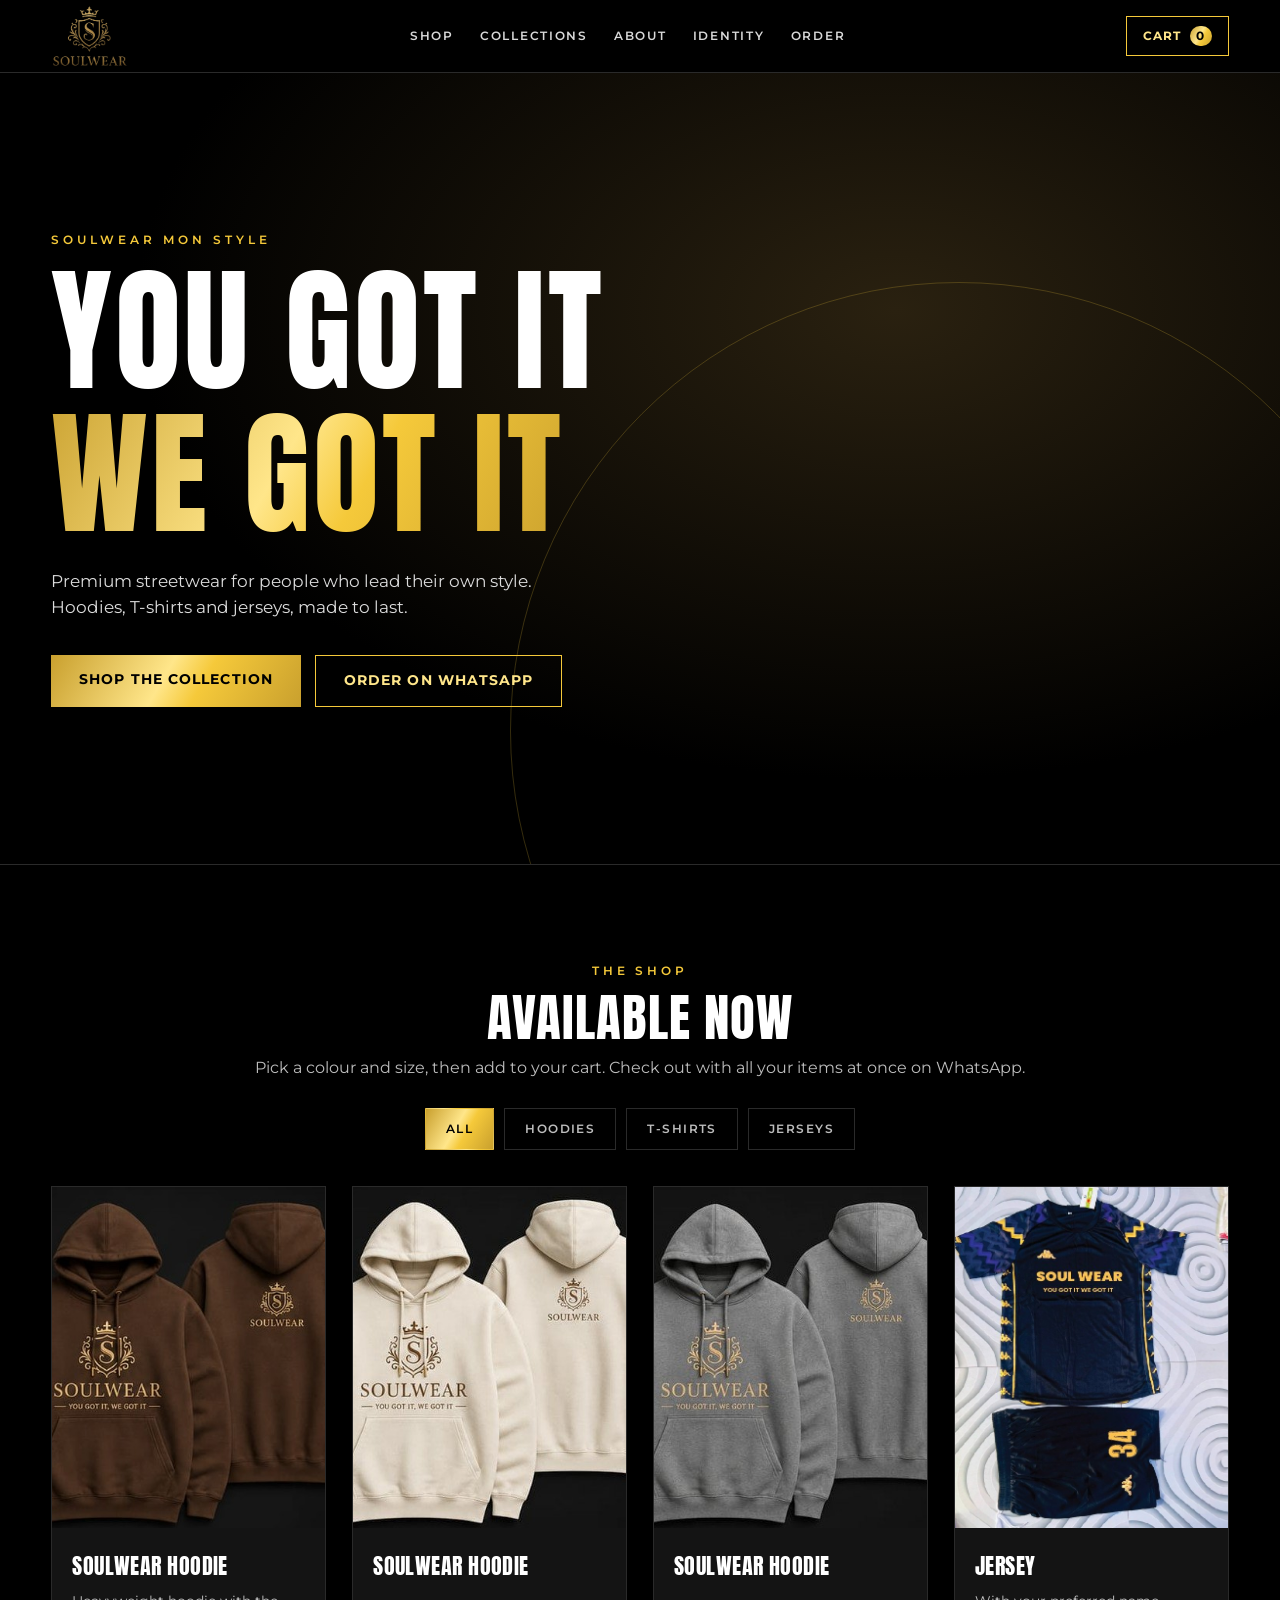
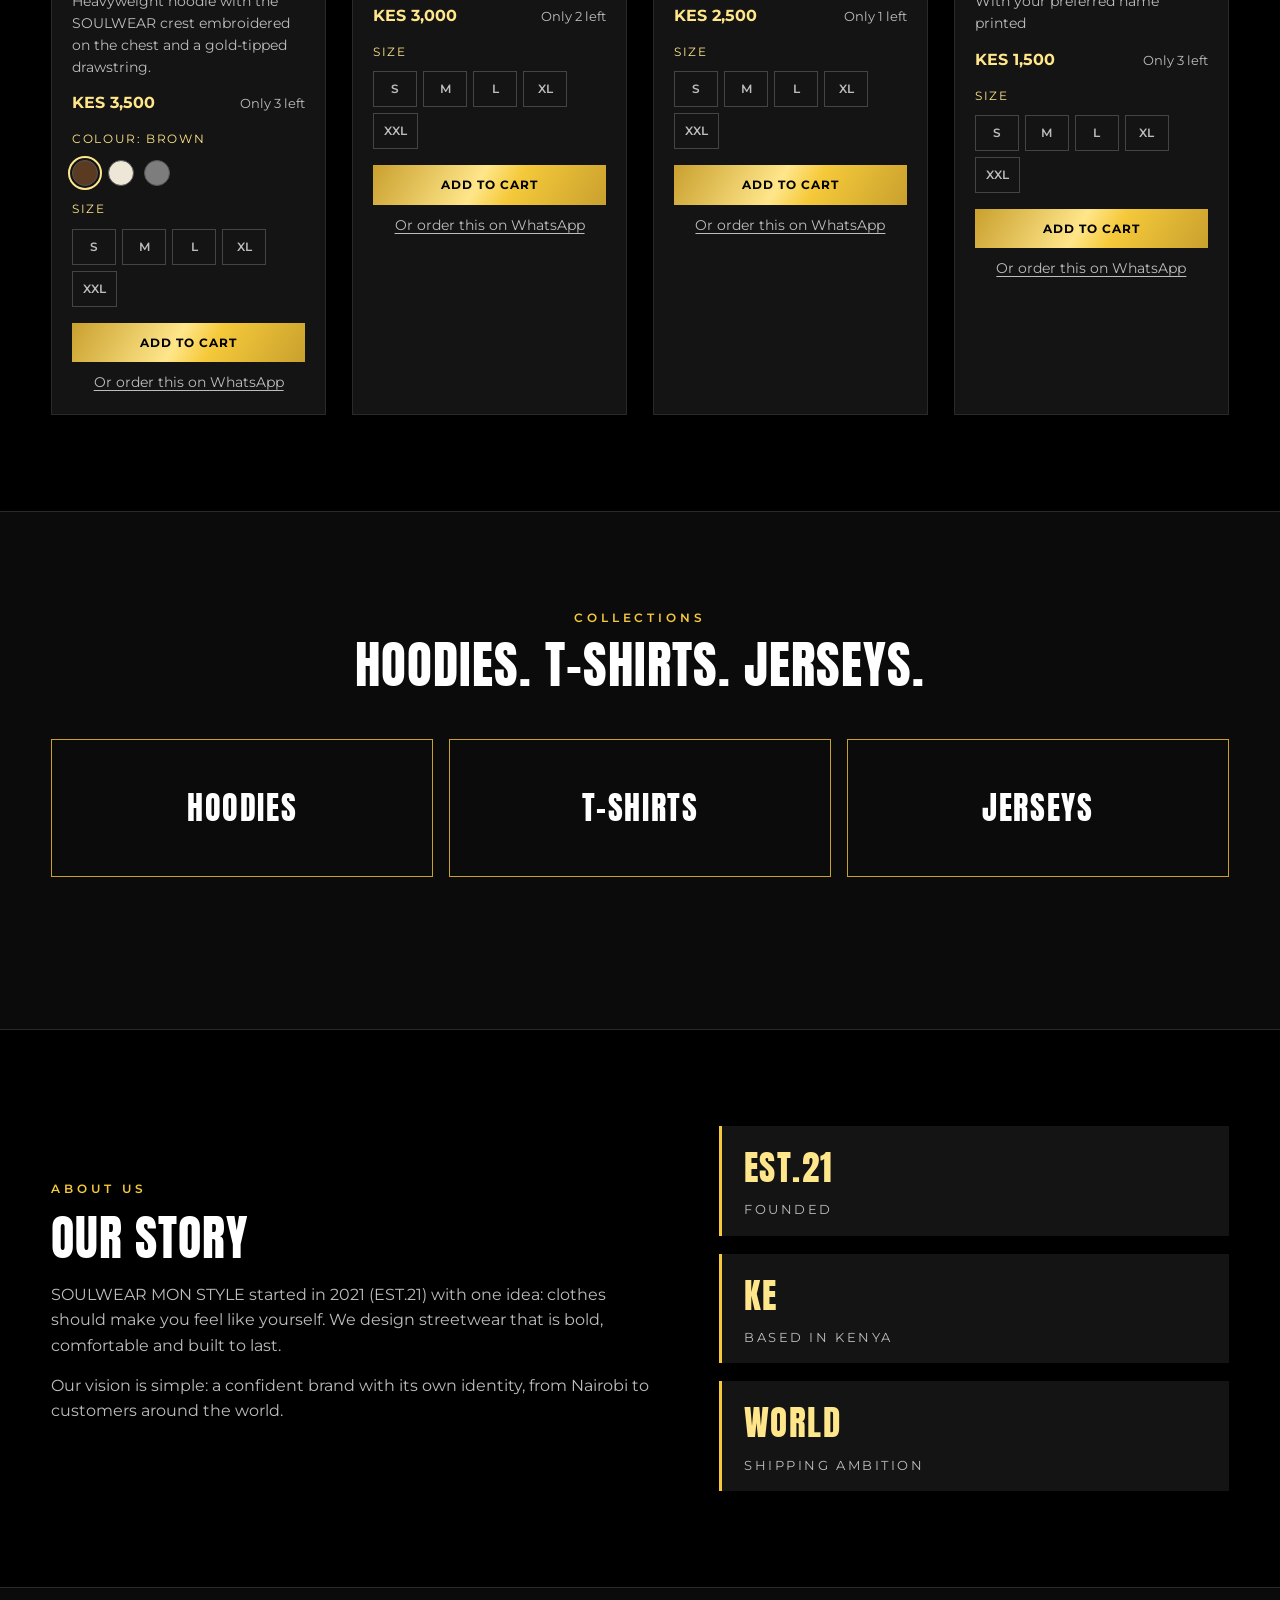
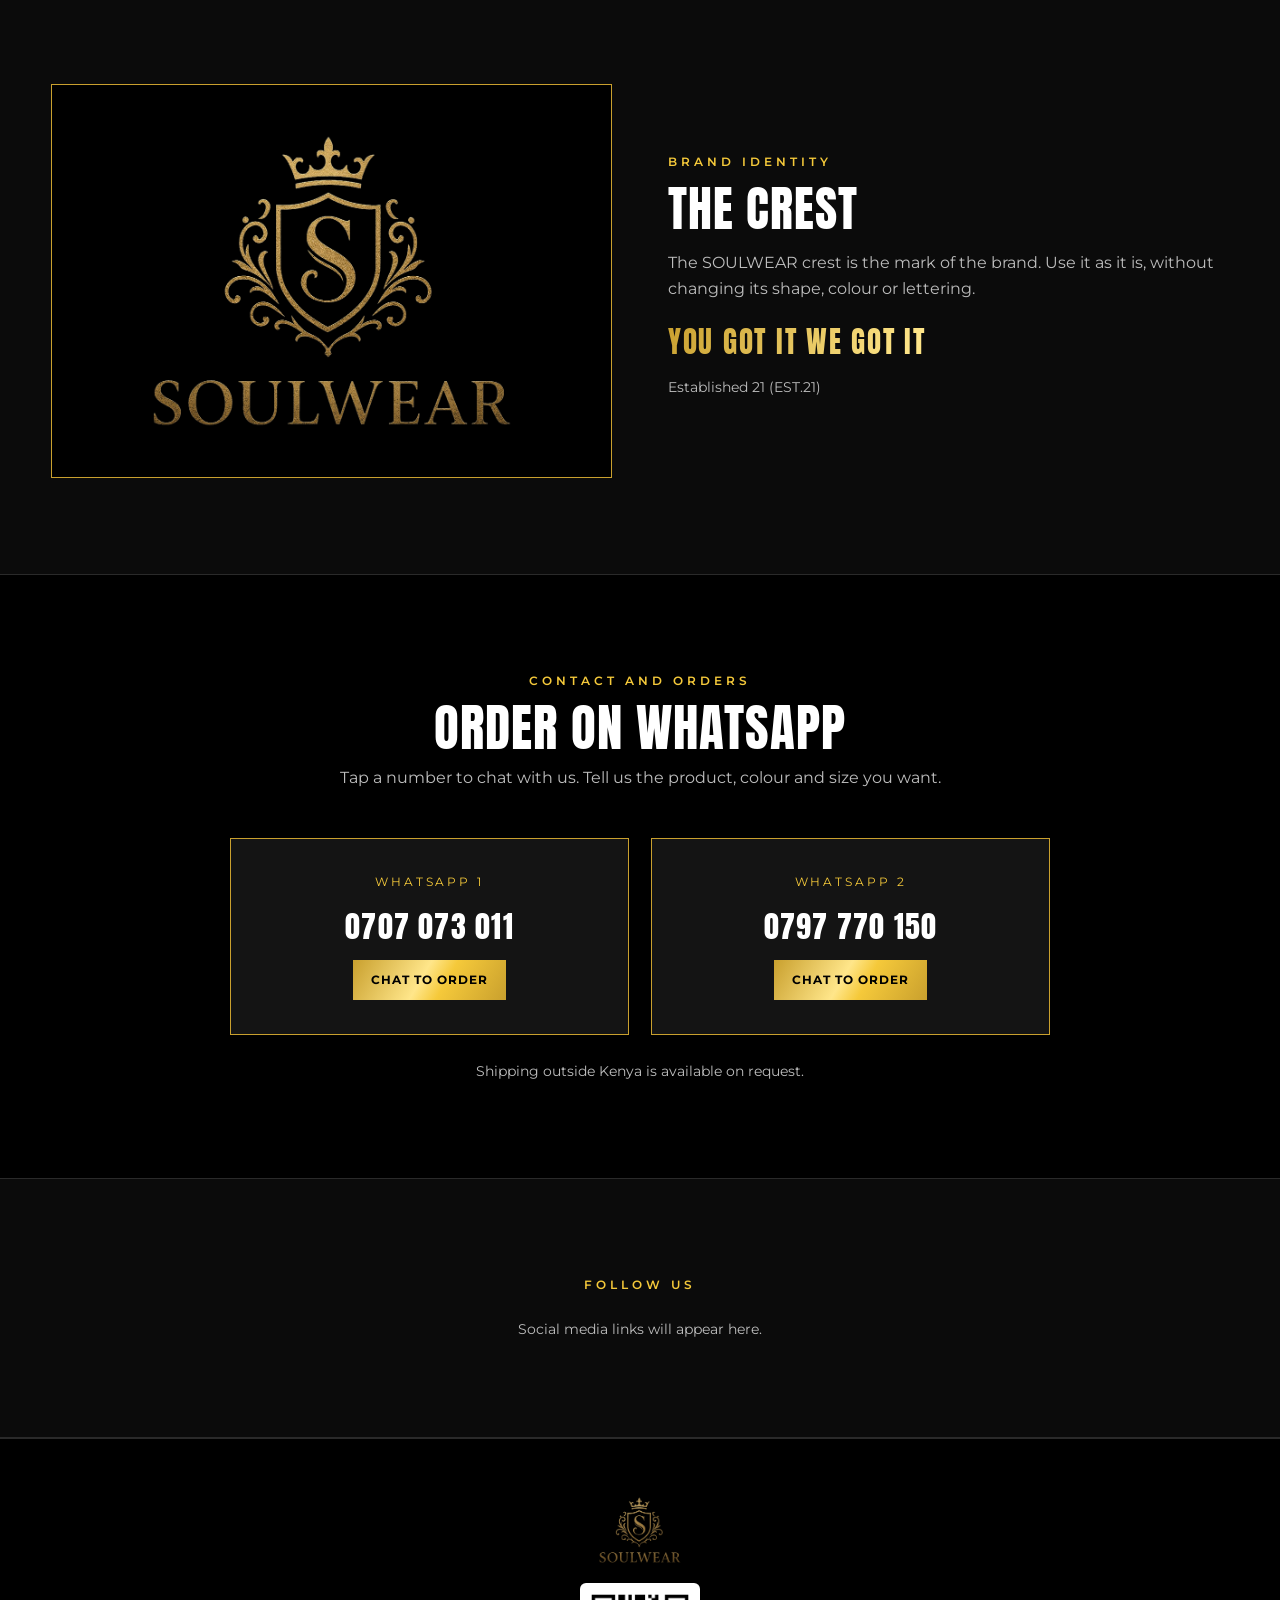
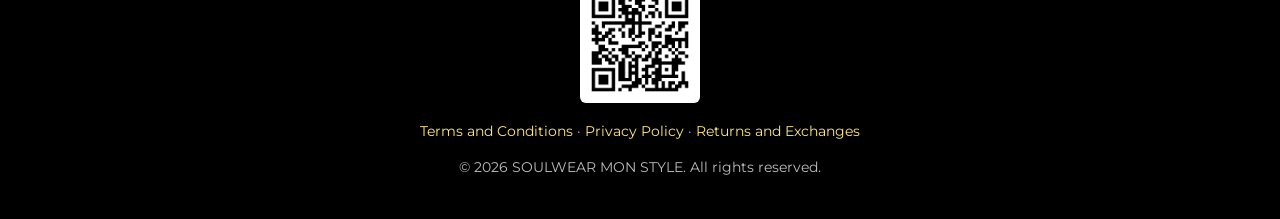
<file: index.html>
<!DOCTYPE html>
<html lang="en">
<head>
<meta charset="utf-8">
<meta name="viewport" content="width=device-width,initial-scale=1">
<title>SOULWEAR MON STYLE | YOU GOT IT WE GOT IT</title>
<meta name="description" content="SOULWEAR MON STYLE: premium streetwear hoodies, T-shirts and jerseys. Est. 21. Order on WhatsApp.">
<meta name="theme-color" content="#000000">
<link rel="icon" type="image/png" href="assets/logo.png">
<link rel="manifest" href="manifest.webmanifest">
<link rel="apple-touch-icon" href="assets/icon-192.png">
<meta name="apple-mobile-web-app-capable" content="yes">
<meta name="apple-mobile-web-app-title" content="SOULWEAR">

<link rel="preconnect" href="https://fonts.googleapis.com">
<link rel="preconnect" href="https://fonts.gstatic.com" crossorigin>
<link href="https://fonts.googleapis.com/css2?family=Anton&family=Montserrat:wght@400;500;600;700&display=swap" rel="stylesheet">
<link rel="stylesheet" href="styles.css">
</head>
<body>

<header class="top" id="top">
  <div class="wrap bar">
    <a href="index.html" class="brand" aria-label="SOULWEAR home"><img src="assets/logo.png" alt="SOULWEAR"></a>
    <nav class="menu" aria-label="Main">
      <a href="#shop">Shop</a>
      <a href="#collections">Collections</a>
      <a href="#about">About</a>
      <a href="#identity">Identity</a>
      <a href="#order">Order</a>
    </nav>
    <button id="cart-open" class="cart-btn" type="button" aria-label="Open cart">Cart <span id="cart-count">0</span></button>
  </div>
</header>

<section class="hero">
  <div class="wrap hero-inner">
    <p class="eyebrow">SOULWEAR MON STYLE</p>
    <h1 class="display">YOU GOT IT<br><span class="gold">WE GOT IT</span></h1>
    <p class="lead">Premium streetwear for people who lead their own style. Hoodies, T-shirts and jerseys, made to last.</p>
    <div class="cta">
      <a class="btn" href="#shop">Shop the collection</a>
      <a class="btn ghost" href="#order">Order on WhatsApp</a>
    </div>
  </div>
</section>

<section id="shop" class="block">
  <div class="wrap">
    <div class="heading">
      <p class="eyebrow">The shop</p>
      <h2 class="display">Available now</h2>
      <p class="muted">Pick a colour and size, then add to your cart. Check out with all your items at once on WhatsApp.</p>
    </div>
    <div class="filters" role="tablist" aria-label="Browse by category">
      <button class="filter-btn is-on" data-filter="all" type="button">All</button>
      <button class="filter-btn" data-filter="hoodies" type="button">Hoodies</button>
      <button class="filter-btn" data-filter="tshirts" type="button">T-shirts</button>
      <button class="filter-btn" data-filter="jerseys" type="button">Jerseys</button>
    </div>
    <div id="products" class="grid" aria-live="polite"></div>
  </div>
</section>

<section id="collections" class="block alt">
  <div class="wrap">
    <div class="heading">
      <p class="eyebrow">Collections</p>
      <h2 class="display">Hoodies. T-shirts. Jerseys.</h2>
    </div>
    <div class="cats">
      <button class="cat" data-filter="hoodies" type="button"><span>Hoodies</span></button>
      <button class="cat" data-filter="tshirts" type="button"><span>T-shirts</span></button>
      <button class="cat" data-filter="jerseys" type="button"><span>Jerseys</span></button>
    </div>
  </div>
</section>

<section id="about" class="block">
  <div class="wrap about">
    <div>
      <p class="eyebrow">About us</p>
      <h2 class="display">Our story</h2>
      <p class="muted">SOULWEAR MON STYLE started in 2021 (EST.21) with one idea: clothes should make you feel like yourself. We design streetwear that is bold, comfortable and built to last.</p>
      <p class="muted">Our vision is simple: a confident brand with its own identity, from Nairobi to customers around the world.</p>
    </div>
    <div class="stat-row">
      <div><strong>EST.21</strong><span>Founded</span></div>
      <div><strong>KE</strong><span>Based in Kenya</span></div>
      <div><strong>WORLD</strong><span>Shipping ambition</span></div>
    </div>
  </div>
</section>

<section id="identity" class="block alt">
  <div class="wrap identity">
    <div class="logo-card">
      <img src="assets/logo.png" alt="SOULWEAR crest and wordmark">
    </div>
    <div>
      <p class="eyebrow">Brand identity</p>
      <h2 class="display">The crest</h2>
      <p class="muted">The SOULWEAR crest is the mark of the brand. Use it as it is, without changing its shape, colour or lettering.</p>
      <p class="slogan">YOU GOT IT WE GOT IT</p>
      <p class="muted small">Established 21 (EST.21)</p>
    </div>
  </div>
</section>

<section id="order" class="block">
  <div class="wrap">
    <div class="heading">
      <p class="eyebrow">Contact and orders</p>
      <h2 class="display">Order on WhatsApp</h2>
      <p class="muted">Tap a number to chat with us. Tell us the product, colour and size you want.</p>
    </div>
    <div class="contact-grid" id="contact-links"></div>
    <p class="muted small center">Shipping outside Kenya is available on request.</p>
  </div>
</section>

<section id="social" class="block alt">
  <div class="wrap center">
    <p class="eyebrow">Follow us</p>
    <div class="social" id="social-links"></div>
  </div>
</section>

<footer>
  <div class="wrap center">
    <img src="assets/logo.png" alt="" class="foot-logo">
    <img src="assets/qr-soulwear.png" alt="QR code to open the SOULWEAR website" class="foot-qr" width="120" height="120" loading="lazy">
    <p class="legal-links"><a href="terms.html">Terms and Conditions</a> · <a href="privacy.html">Privacy Policy</a> · <a href="returns.html">Returns and Exchanges</a></p>
    <p>&copy; <span id="yr"></span> SOULWEAR MON STYLE. All rights reserved.</p>
  </div>
</footer>

<!-- Cart -->
<div id="cart-overlay" class="overlay hidden"></div>
<aside id="cart-drawer" class="drawer hidden" aria-label="Your cart">
  <div class="drawer-head">
    <h3 class="display">Your cart</h3>
    <button id="cart-close" class="btn ghost small" type="button">Close</button>
  </div>
  <div id="cart-items"></div>
  <div class="cart-total"><span>Total</span><strong id="cart-total">KES 0</strong></div>
  <p class="muted small" id="cart-note"></p>
  <div id="cart-checkout" class="checkout">
    <p class="small">Choose a number to send your order on WhatsApp:</p>
    <div id="checkout-links"></div>
    <button id="cart-clear" class="link-btn" type="button">Clear cart</button>
  </div>
</aside>

<div id="toast" class="toast" role="status" aria-live="polite"></div>

<nav class="mobile-bar" aria-label="Quick links">
  <a href="#shop">Shop</a>
  <a href="#collections">Collections</a>
  <a href="#order">Order</a>
  <a href="#about">About</a>
</nav>

<script src="config.js"></script>
<script src="app.js"></script>
<script>if ("serviceWorker" in navigator) { window.addEventListener("load", () => navigator.serviceWorker.register("sw.js")); }</script>

</body>
</html>
</file>
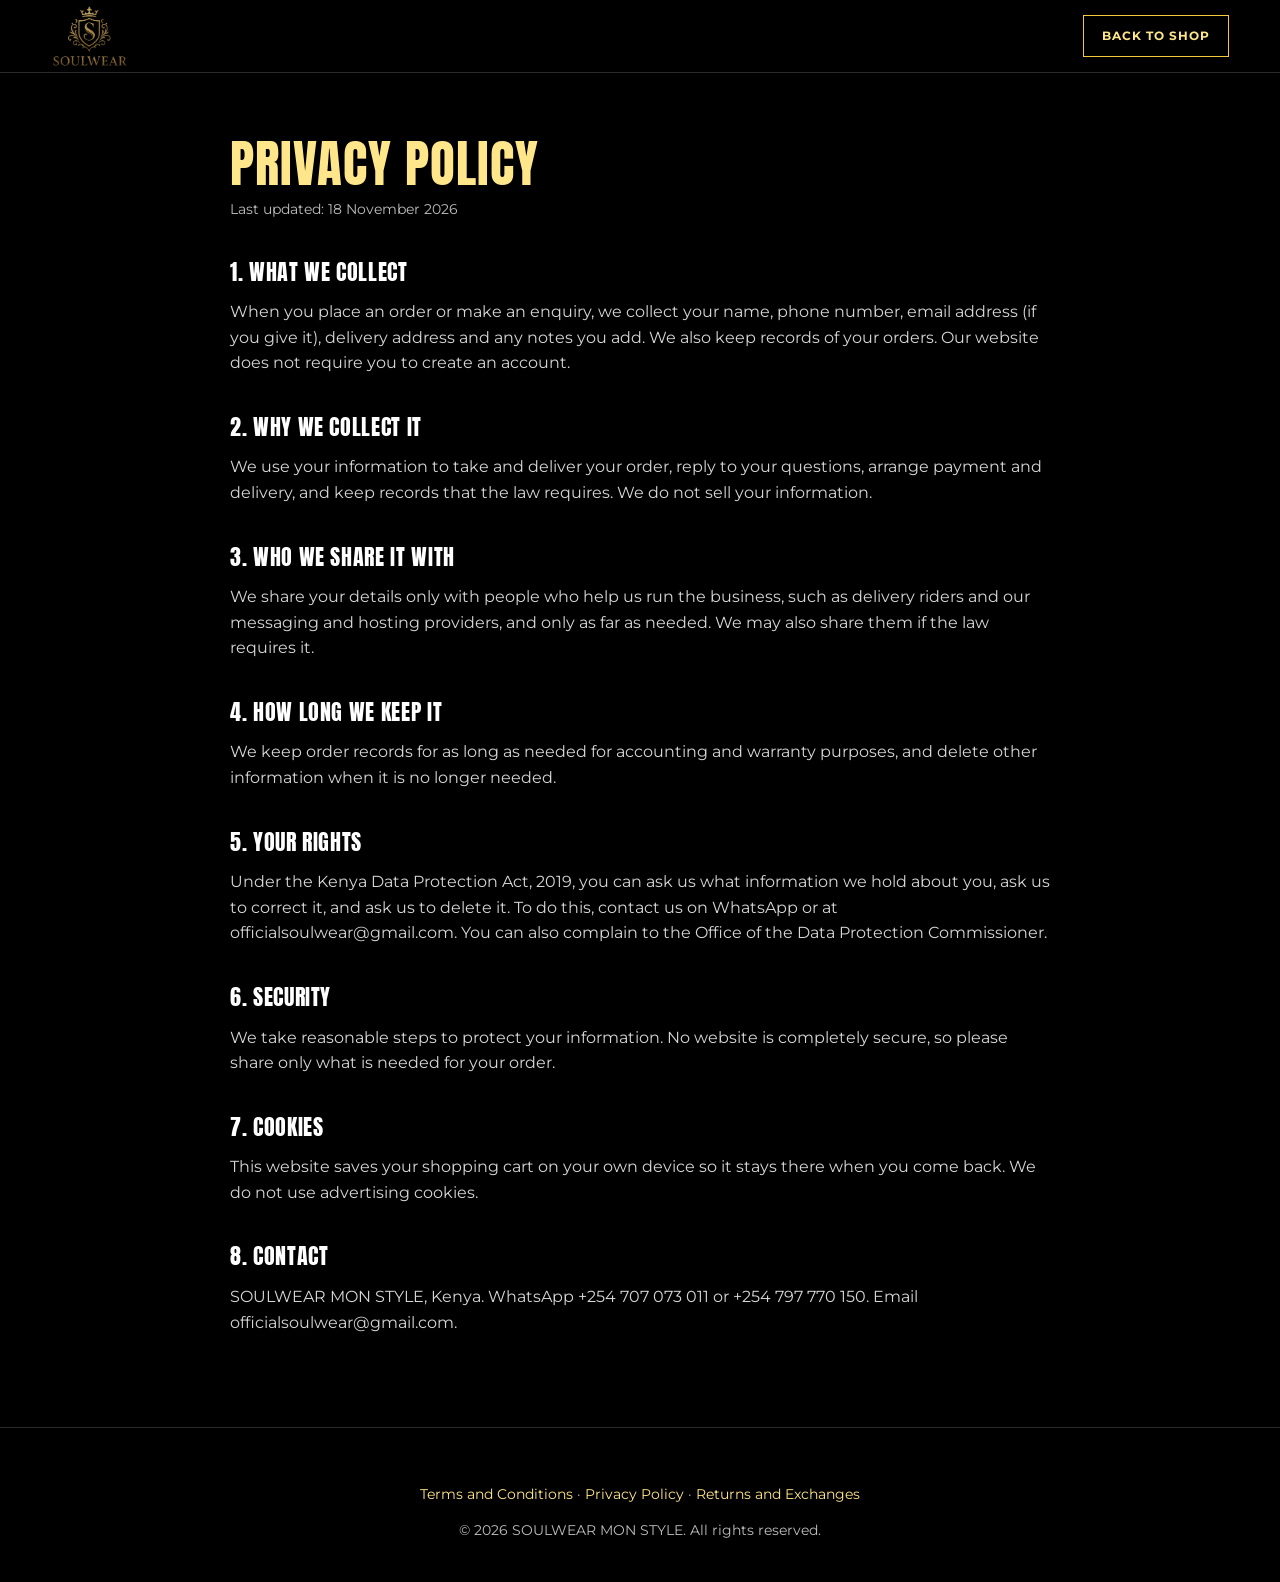
<file: privacy.html>
<!DOCTYPE html>
<html lang="en">
<head>
<meta charset="utf-8">
<meta name="viewport" content="width=device-width,initial-scale=1">
<title>Privacy Policy | SOULWEAR MON STYLE</title>
<meta name="description" content="How SOULWEAR MON STYLE collects and uses your personal information.">
<meta name="theme-color" content="#000000">
<link rel="icon" type="image/png" href="assets/logo.png">
<link rel="manifest" href="manifest.webmanifest">
<link rel="apple-touch-icon" href="assets/icon-192.png">
<meta name="apple-mobile-web-app-capable" content="yes">
<meta name="apple-mobile-web-app-title" content="SOULWEAR">

<link rel="preconnect" href="https://fonts.googleapis.com">
<link rel="preconnect" href="https://fonts.gstatic.com" crossorigin>
<link href="https://fonts.googleapis.com/css2?family=Anton&family=Montserrat:wght@400;500;600;700&display=swap" rel="stylesheet">
<link rel="stylesheet" href="styles.css">
</head>
<body>
<header class="top">
  <div class="wrap bar">
    <a href="index.html" class="brand" aria-label="SOULWEAR home"><img src="assets/logo.png" alt="SOULWEAR"></a>
    <a href="index.html" class="btn ghost small">Back to shop</a>
  </div>
</header>
<main class="wrap legal">

<h1 class="display">Privacy Policy</h1>
<p class="updated">Last updated: 18 November 2026</p>

<h2>1. What we collect</h2>
<p>When you place an order or make an enquiry, we collect your name, phone number, email address (if you give it), delivery address and any notes you add. We also keep records of your orders. Our website does not require you to create an account.</p>

<h2>2. Why we collect it</h2>
<p>We use your information to take and deliver your order, reply to your questions, arrange payment and delivery, and keep records that the law requires. We do not sell your information.</p>

<h2>3. Who we share it with</h2>
<p>We share your details only with people who help us run the business, such as delivery riders and our messaging and hosting providers, and only as far as needed. We may also share them if the law requires it.</p>

<h2>4. How long we keep it</h2>
<p>We keep order records for as long as needed for accounting and warranty purposes, and delete other information when it is no longer needed.</p>

<h2>5. Your rights</h2>
<p>Under the Kenya Data Protection Act, 2019, you can ask us what information we hold about you, ask us to correct it, and ask us to delete it. To do this, contact us on WhatsApp or at officialsoulwear@gmail.com. You can also complain to the Office of the Data Protection Commissioner.</p>

<h2>6. Security</h2>
<p>We take reasonable steps to protect your information. No website is completely secure, so please share only what is needed for your order.</p>

<h2>7. Cookies</h2>
<p>This website saves your shopping cart on your own device so it stays there when you come back. We do not use advertising cookies.</p>

<h2>8. Contact</h2>
<p>SOULWEAR MON STYLE, Kenya. WhatsApp +254 707 073 011 or +254 797 770 150. Email officialsoulwear@gmail.com.</p>
</main>
<footer>
  <div class="wrap center">
    <p class="legal-links"><a href="terms.html">Terms and Conditions</a> · <a href="privacy.html">Privacy Policy</a> · <a href="returns.html">Returns and Exchanges</a></p>
    <p>&copy; 2026 SOULWEAR MON STYLE. All rights reserved.</p>
  </div>
</footer>
<script>if ("serviceWorker" in navigator) { window.addEventListener("load", () => navigator.serviceWorker.register("sw.js")); }</script>
</body>
</html>
</file>
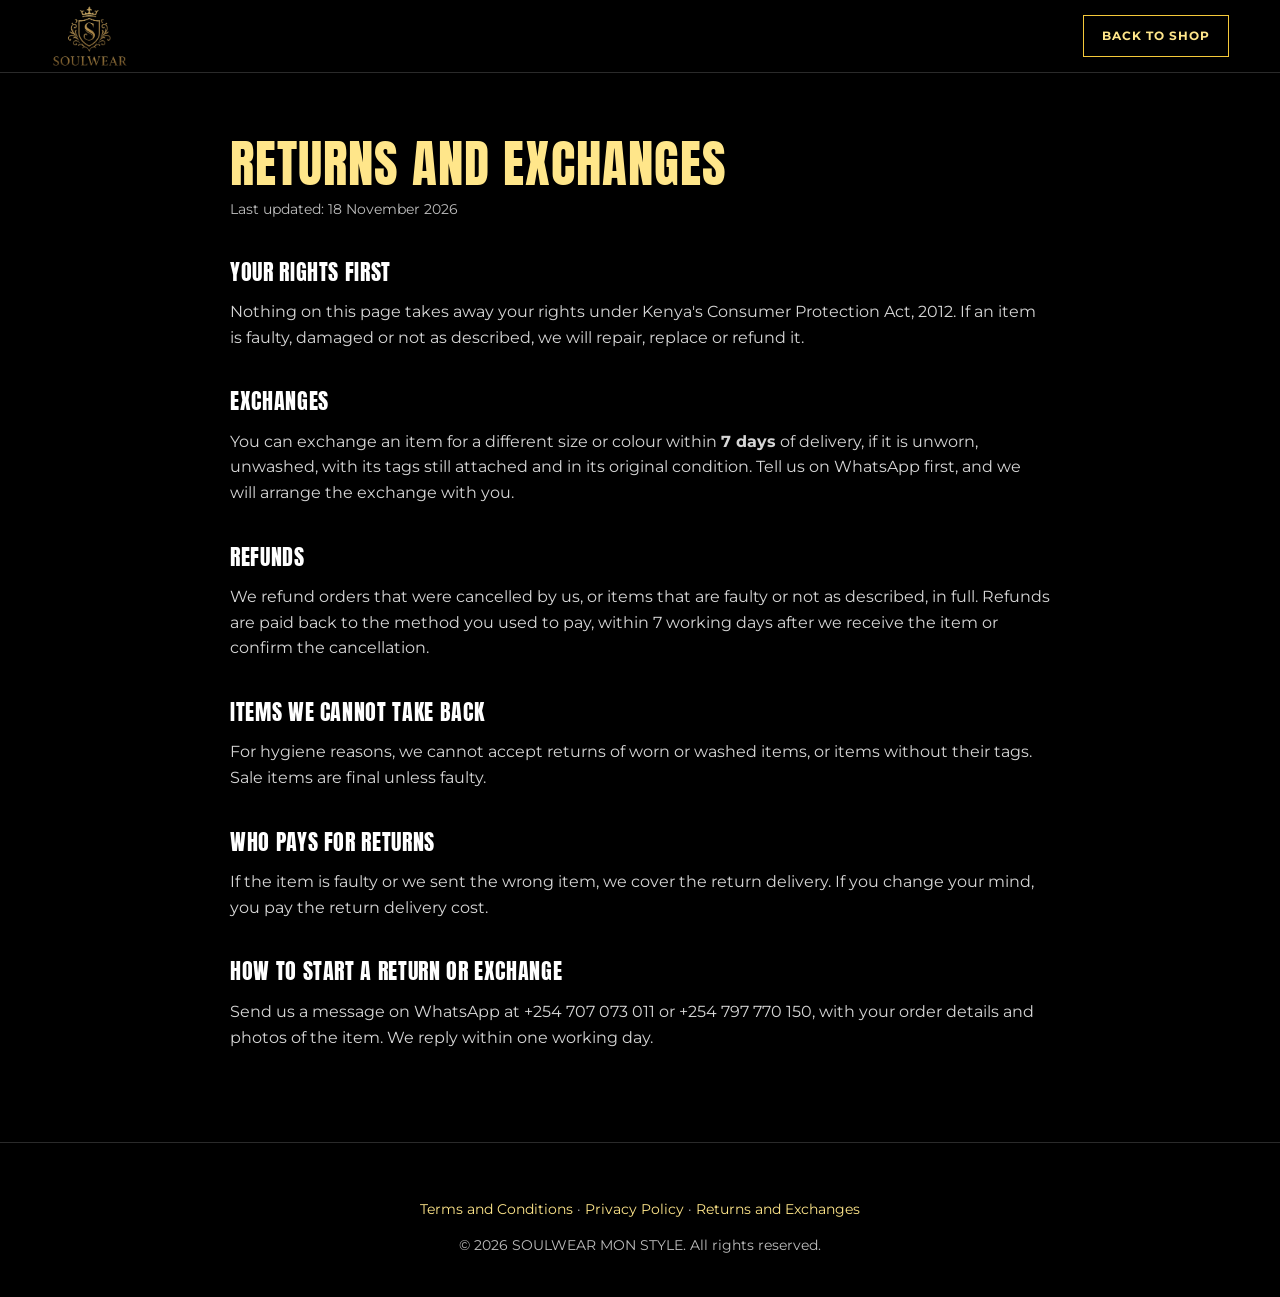
<file: returns.html>
<!DOCTYPE html>
<html lang="en">
<head>
<meta charset="utf-8">
<meta name="viewport" content="width=device-width,initial-scale=1">
<title>Returns and Exchanges | SOULWEAR MON STYLE</title>
<meta name="description" content="Returns, exchanges and refunds for SOULWEAR MON STYLE orders.">
<meta name="theme-color" content="#000000">
<link rel="icon" type="image/png" href="assets/logo.png">
<link rel="manifest" href="manifest.webmanifest">
<link rel="apple-touch-icon" href="assets/icon-192.png">
<meta name="apple-mobile-web-app-capable" content="yes">
<meta name="apple-mobile-web-app-title" content="SOULWEAR">

<link rel="preconnect" href="https://fonts.googleapis.com">
<link rel="preconnect" href="https://fonts.gstatic.com" crossorigin>
<link href="https://fonts.googleapis.com/css2?family=Anton&family=Montserrat:wght@400;500;600;700&display=swap" rel="stylesheet">
<link rel="stylesheet" href="styles.css">
</head>
<body>
<header class="top">
  <div class="wrap bar">
    <a href="index.html" class="brand" aria-label="SOULWEAR home"><img src="assets/logo.png" alt="SOULWEAR"></a>
    <a href="index.html" class="btn ghost small">Back to shop</a>
  </div>
</header>
<main class="wrap legal">

<h1 class="display">Returns and Exchanges</h1>
<p class="updated">Last updated: 18 November 2026</p>

<h2>Your rights first</h2>
<p>Nothing on this page takes away your rights under Kenya's Consumer Protection Act, 2012. If an item is faulty, damaged or not as described, we will repair, replace or refund it.</p>

<h2>Exchanges</h2>
<p>You can exchange an item for a different size or colour within <strong>7 days</strong> of delivery, if it is unworn, unwashed, with its tags still attached and in its original condition. Tell us on WhatsApp first, and we will arrange the exchange with you.</p>

<h2>Refunds</h2>
<p>We refund orders that were cancelled by us, or items that are faulty or not as described, in full. Refunds are paid back to the method you used to pay, within 7 working days after we receive the item or confirm the cancellation.</p>

<h2>Items we cannot take back</h2>
<p>For hygiene reasons, we cannot accept returns of worn or washed items, or items without their tags. Sale items are final unless faulty.</p>

<h2>Who pays for returns</h2>
<p>If the item is faulty or we sent the wrong item, we cover the return delivery. If you change your mind, you pay the return delivery cost.</p>

<h2>How to start a return or exchange</h2>
<p>Send us a message on WhatsApp at +254 707 073 011 or +254 797 770 150, with your order details and photos of the item. We reply within one working day.</p>
</main>
<footer>
  <div class="wrap center">
    <p class="legal-links"><a href="terms.html">Terms and Conditions</a> · <a href="privacy.html">Privacy Policy</a> · <a href="returns.html">Returns and Exchanges</a></p>
    <p>&copy; 2026 SOULWEAR MON STYLE. All rights reserved.</p>
  </div>
</footer>
<script>if ("serviceWorker" in navigator) { window.addEventListener("load", () => navigator.serviceWorker.register("sw.js")); }</script>
</body>
</html>
</file>
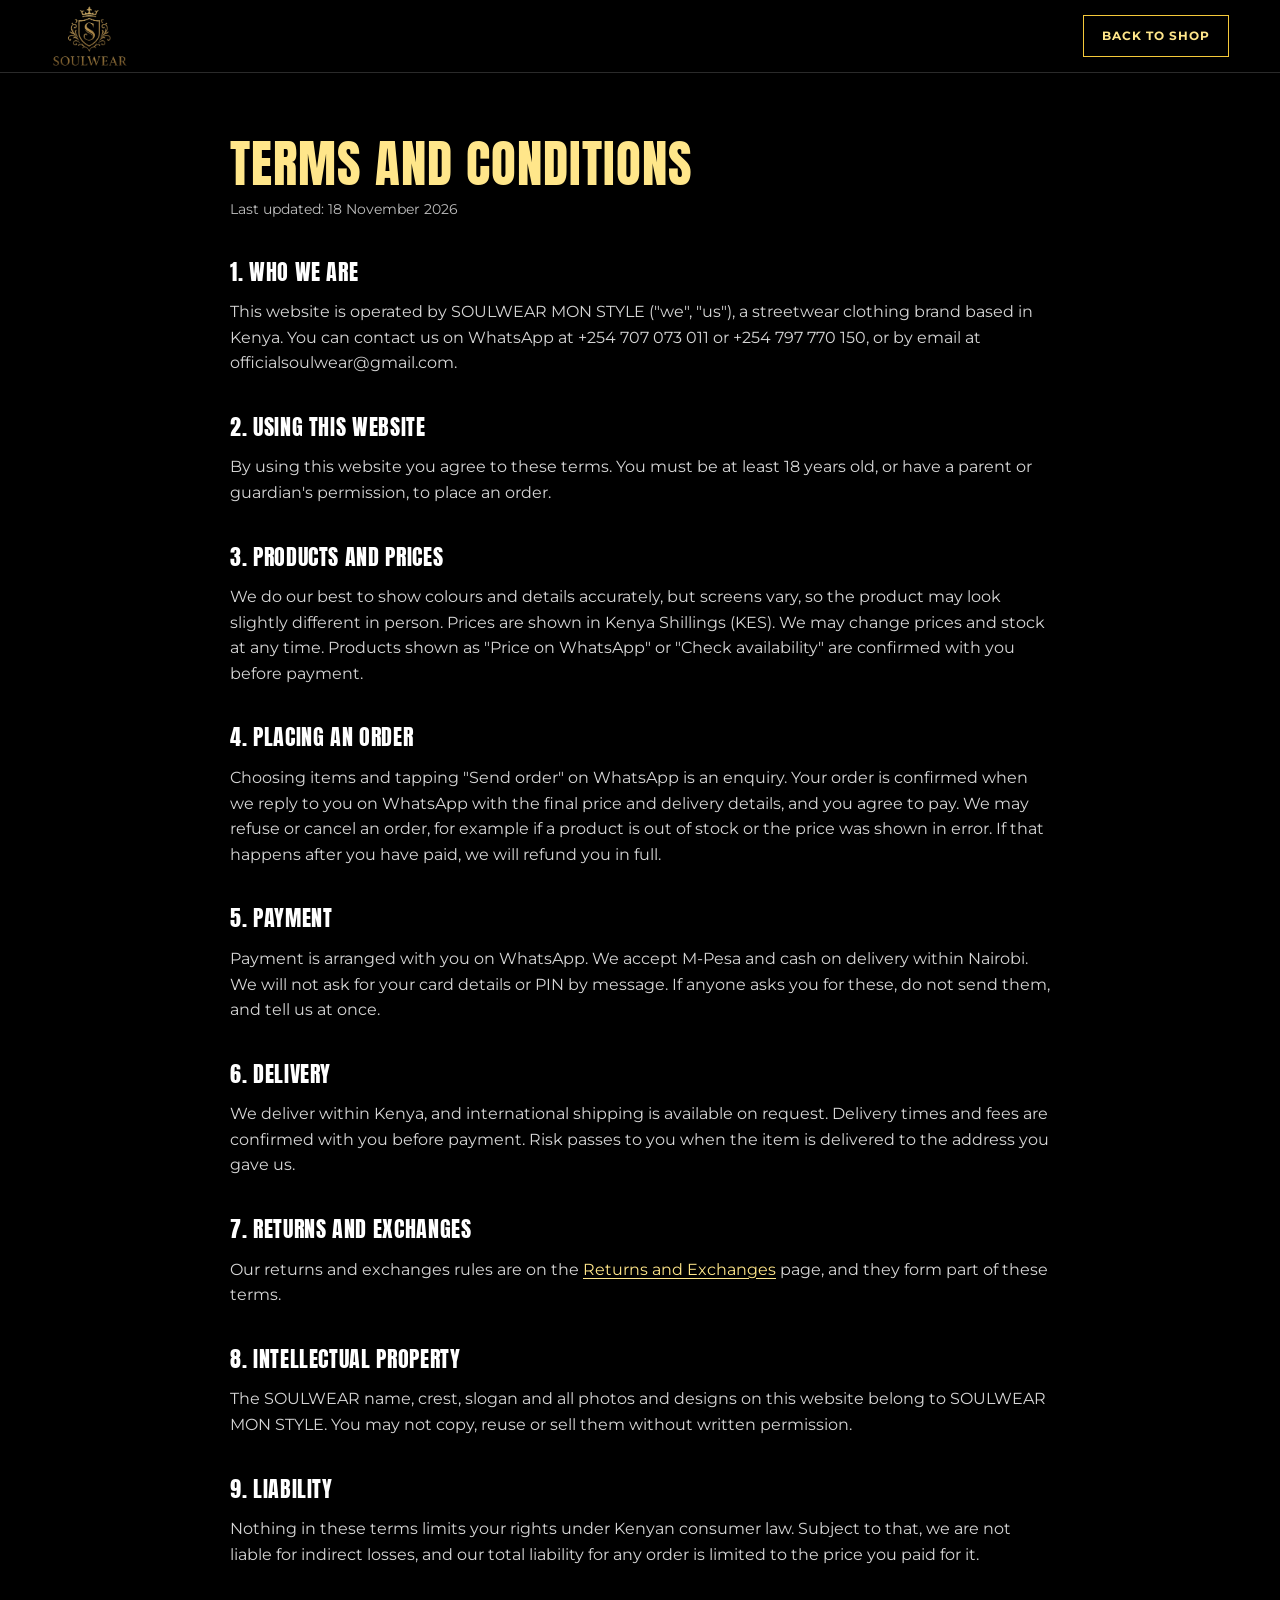
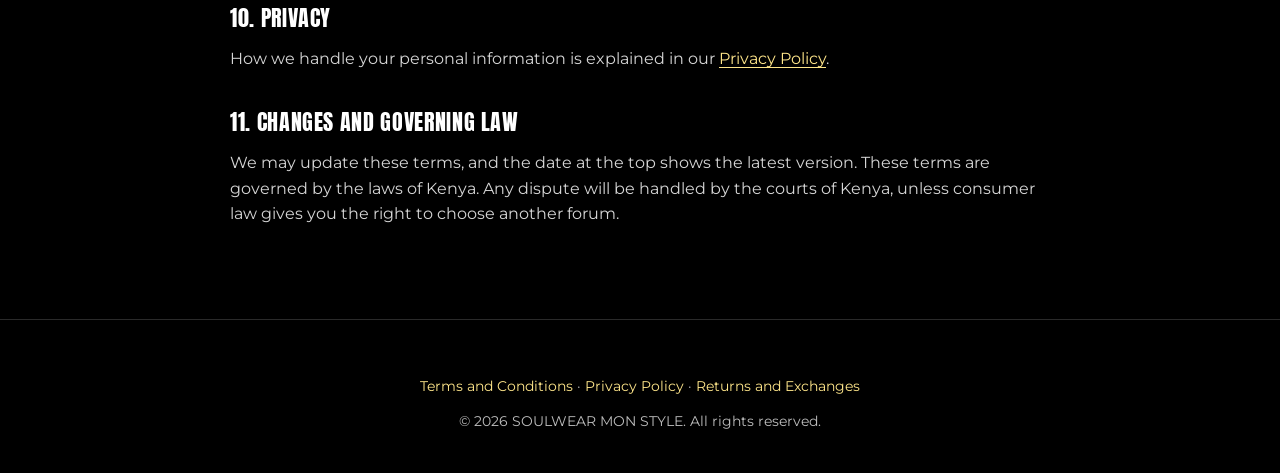
<file: terms.html>
<!DOCTYPE html>
<html lang="en">
<head>
<meta charset="utf-8">
<meta name="viewport" content="width=device-width,initial-scale=1">
<title>Terms and Conditions | SOULWEAR MON STYLE</title>
<meta name="description" content="Terms and conditions for buying from SOULWEAR MON STYLE.">
<meta name="theme-color" content="#000000">
<link rel="icon" type="image/png" href="assets/logo.png">
<link rel="manifest" href="manifest.webmanifest">
<link rel="apple-touch-icon" href="assets/icon-192.png">
<meta name="apple-mobile-web-app-capable" content="yes">
<meta name="apple-mobile-web-app-title" content="SOULWEAR">

<link rel="preconnect" href="https://fonts.googleapis.com">
<link rel="preconnect" href="https://fonts.gstatic.com" crossorigin>
<link href="https://fonts.googleapis.com/css2?family=Anton&family=Montserrat:wght@400;500;600;700&display=swap" rel="stylesheet">
<link rel="stylesheet" href="styles.css">
</head>
<body>
<header class="top">
  <div class="wrap bar">
    <a href="index.html" class="brand" aria-label="SOULWEAR home"><img src="assets/logo.png" alt="SOULWEAR"></a>
    <a href="index.html" class="btn ghost small">Back to shop</a>
  </div>
</header>
<main class="wrap legal">

<h1 class="display">Terms and Conditions</h1>
<p class="updated">Last updated: 18 November 2026</p>

<h2>1. Who we are</h2>
<p>This website is operated by SOULWEAR MON STYLE ("we", "us"), a streetwear clothing brand based in Kenya. You can contact us on WhatsApp at +254 707 073 011 or +254 797 770 150, or by email at officialsoulwear@gmail.com.</p>

<h2>2. Using this website</h2>
<p>By using this website you agree to these terms. You must be at least 18 years old, or have a parent or guardian's permission, to place an order.</p>

<h2>3. Products and prices</h2>
<p>We do our best to show colours and details accurately, but screens vary, so the product may look slightly different in person. Prices are shown in Kenya Shillings (KES). We may change prices and stock at any time. Products shown as "Price on WhatsApp" or "Check availability" are confirmed with you before payment.</p>

<h2>4. Placing an order</h2>
<p>Choosing items and tapping "Send order" on WhatsApp is an enquiry. Your order is confirmed when we reply to you on WhatsApp with the final price and delivery details, and you agree to pay. We may refuse or cancel an order, for example if a product is out of stock or the price was shown in error. If that happens after you have paid, we will refund you in full.</p>

<h2>5. Payment</h2>
<p>Payment is arranged with you on WhatsApp. We accept M-Pesa and cash on delivery within Nairobi. We will not ask for your card details or PIN by message. If anyone asks you for these, do not send them, and tell us at once.</p>

<h2>6. Delivery</h2>
<p>We deliver within Kenya, and international shipping is available on request. Delivery times and fees are confirmed with you before payment. Risk passes to you when the item is delivered to the address you gave us.</p>

<h2>7. Returns and exchanges</h2>
<p>Our returns and exchanges rules are on the <a href="returns.html">Returns and Exchanges</a> page, and they form part of these terms.</p>

<h2>8. Intellectual property</h2>
<p>The SOULWEAR name, crest, slogan and all photos and designs on this website belong to SOULWEAR MON STYLE. You may not copy, reuse or sell them without written permission.</p>

<h2>9. Liability</h2>
<p>Nothing in these terms limits your rights under Kenyan consumer law. Subject to that, we are not liable for indirect losses, and our total liability for any order is limited to the price you paid for it.</p>

<h2>10. Privacy</h2>
<p>How we handle your personal information is explained in our <a href="privacy.html">Privacy Policy</a>.</p>

<h2>11. Changes and governing law</h2>
<p>We may update these terms, and the date at the top shows the latest version. These terms are governed by the laws of Kenya. Any dispute will be handled by the courts of Kenya, unless consumer law gives you the right to choose another forum.</p>
</main>
<footer>
  <div class="wrap center">
    <p class="legal-links"><a href="terms.html">Terms and Conditions</a> · <a href="privacy.html">Privacy Policy</a> · <a href="returns.html">Returns and Exchanges</a></p>
    <p>&copy; 2026 SOULWEAR MON STYLE. All rights reserved.</p>
  </div>
</footer>
<script>if ("serviceWorker" in navigator) { window.addEventListener("load", () => navigator.serviceWorker.register("sw.js")); }</script>
</body>
</html>
</file>
<file: styles.css>
/* SOULWEAR MON STYLE: deep black, metallic gold, white text */
:root{
  --black:#000;
  --ink:#0b0b0b;
  --panel:#141414;
  --line:#2a2a2a;
  --white:#fff;
  --muted:#bdbdbd;
  --gold:#f5c93a;
  --gold-hi:#ffe68a;
  --gold-lo:#c9a02e;
  --gold-grad:linear-gradient(120deg,#c9a02e 0%,#ffe68a 45%,#f5c93a 60%,#c9a02e 100%);
  --wrap:min(1200px,92%);
}
*{box-sizing:border-box;margin:0;padding:0}
html{scroll-behavior:smooth;scroll-padding-top:84px}
body{font-family:'Montserrat',system-ui,sans-serif;background:var(--black);color:var(--white);line-height:1.6;-webkit-font-smoothing:antialiased}
img{max-width:100%;display:block}
a{color:inherit;text-decoration:none}
.wrap{width:var(--wrap);margin:0 auto}
.center{text-align:center}
.muted{color:var(--muted)}
.small{font-size:.85rem}
.display{font-family:'Anton',Impact,'Arial Narrow',sans-serif;font-weight:400;text-transform:uppercase;letter-spacing:.02em;line-height:1.05}
.gold{background:var(--gold-grad);-webkit-background-clip:text;background-clip:text;color:transparent}
.eyebrow{font-size:.78rem;letter-spacing:.32em;text-transform:uppercase;color:var(--gold);font-weight:600;margin-bottom:10px}
.block{padding:96px 0;background:var(--black)}
.block.alt{background:var(--ink);border-top:1px solid var(--line);border-bottom:1px solid var(--line)}
.heading{text-align:center;margin-bottom:48px}
.heading .display{font-size:clamp(2rem,5vw,3.2rem)}
.heading .muted{margin-top:10px}

/* Buttons */
.btn{display:inline-block;background:var(--gold-grad);color:#000;padding:14px 28px;font-weight:700;letter-spacing:.08em;text-transform:uppercase;font-size:.85rem;border:0;cursor:pointer;transition:transform .2s,filter .2s}
.btn:hover{transform:translateY(-2px);filter:brightness(1.08)}
.btn.ghost{background:transparent;color:var(--gold-hi);border:1.5px solid var(--gold)}
.btn.small{padding:10px 18px;font-size:.75rem}

/* Header */
.top{position:sticky;top:0;z-index:50;background:rgba(0,0,0,.92);backdrop-filter:blur(10px);border-bottom:1px solid var(--line)}
.bar{display:flex;align-items:center;justify-content:space-between;height:72px}
.brand img{height:64px;width:auto}
.menu{display:flex;gap:26px;font-size:.78rem;letter-spacing:.14em;text-transform:uppercase;font-weight:600}
.menu a{color:var(--white);opacity:.85;transition:color .2s,opacity .2s}
.menu a:hover{color:var(--gold-hi);opacity:1}
@media(max-width:760px){
  .bar{height:64px}
  .brand img{height:42px}
  .menu{gap:14px;font-size:.66rem}
}

/* Hero */
.hero{position:relative;min-height:88vh;display:flex;align-items:center;background:radial-gradient(ellipse at 70% 30%,#2a2110 0%,#000 60%);overflow:hidden;border-bottom:1px solid var(--line)}
.hero::after{content:"";position:absolute;inset:auto -10% -40% auto;width:70vw;height:70vw;border-radius:50%;border:1px solid rgba(212,175,55,.25);pointer-events:none}
.hero-inner{position:relative;z-index:1;padding:80px 0}
.hero h1{font-size:clamp(3.2rem,12vw,8.5rem);margin-bottom:22px}
.hero .lead{max-width:520px;font-size:1.05rem;color:#dcdcdc;margin-bottom:34px}
.cta{display:flex;gap:14px;flex-wrap:wrap}

/* Product grid */
.grid{display:grid;gap:26px;grid-template-columns:repeat(auto-fill,minmax(260px,1fr))}
.card{background:var(--panel);border:1px solid var(--line);overflow:hidden;transition:border-color .25s,transform .25s;display:flex;flex-direction:column}
.card:hover{border-color:var(--gold-lo);transform:translateY(-4px)}
.thumb{aspect-ratio:4/5;background:#050505;display:flex;align-items:center;justify-content:center}
.thumb img{width:100%;height:100%;object-fit:cover}
.body{padding:20px;display:flex;flex-direction:column;gap:10px;flex:1}
.card h3{font-family:'Anton',Impact,sans-serif;font-weight:400;font-size:1.4rem;text-transform:uppercase;letter-spacing:.02em}
.meta{display:flex;justify-content:space-between;gap:10px;flex-wrap:wrap;align-items:baseline;margin-top:4px}
.price{color:var(--gold-hi);font-weight:700}
.stock{font-size:.8rem;color:var(--muted)}
.swatches{display:flex;gap:10px;margin-top:4px}
.swatch{width:26px;height:26px;border-radius:50%;border:1px solid #555;cursor:pointer}
.swatch[aria-pressed="true"]{outline:2px solid var(--gold-hi);outline-offset:2px}
.swatch[title="Brown"]{background:#5b3a22}
.swatch[title="White"]{background:#eee6d6}
.swatch[title="Grey"]{background:#7d7d7d}
.swatch[title="Black"]{background:#000}
.sizes{display:flex;gap:6px;flex-wrap:wrap}
.sizes span{border:1px solid #444;padding:4px 9px;font-size:.75rem;color:var(--muted)}
.order-btn{margin-top:auto;align-self:flex-start}

/* Collections */
.cats{display:grid;grid-template-columns:repeat(3,1fr);gap:16px;margin-bottom:56px}
.cat{border:1px solid var(--gold-lo);padding:42px 16px;text-align:center;font-family:'Anton',Impact,sans-serif;font-size:clamp(1.3rem,3vw,2rem);text-transform:uppercase;letter-spacing:.05em;transition:background .25s,color .25s}
.cat:hover{background:var(--gold-grad);color:#000}
.cat-block{margin-bottom:56px}
.cat-title{font-family:'Anton',Impact,sans-serif;font-weight:400;font-size:1.8rem;text-transform:uppercase;margin-bottom:22px;color:var(--gold-hi)}
@media(max-width:620px){.cats{grid-template-columns:1fr}}

/* About */
.about{display:grid;grid-template-columns:1.2fr 1fr;gap:56px;align-items:center}
.about .display{font-size:clamp(2rem,4.5vw,3rem);margin-bottom:18px}
.about p{margin-bottom:14px}
.stat-row{display:grid;gap:18px}
.stat-row div{border-left:3px solid var(--gold);padding:14px 22px;background:var(--panel)}
.stat-row strong{display:block;font-family:'Anton',Impact,sans-serif;font-weight:400;font-size:2.2rem;color:var(--gold-hi);letter-spacing:.04em}
.stat-row span{font-size:.8rem;letter-spacing:.2em;text-transform:uppercase;color:var(--muted)}
@media(max-width:820px){.about{grid-template-columns:1fr}}

/* Identity */
.identity{display:grid;grid-template-columns:1fr 1fr;gap:56px;align-items:center}
.logo-card{background:#000;border:1px solid var(--gold-lo);padding:40px;display:flex;align-items:center;justify-content:center}
.logo-card img{width:min(100%,380px)}
.identity .display{font-size:clamp(2rem,4.5vw,3rem);margin-bottom:16px}
.identity p{margin-bottom:12px}
.slogan{font-family:'Anton',Impact,sans-serif;font-size:clamp(1.3rem,3vw,1.8rem);letter-spacing:.06em;background:var(--gold-grad);-webkit-background-clip:text;background-clip:text;color:transparent;margin:18px 0 8px}
@media(max-width:820px){.identity{grid-template-columns:1fr}}

/* Contact */
.contact-grid{display:grid;grid-template-columns:repeat(2,1fr);gap:22px;max-width:820px;margin:0 auto 26px}
.contact-card{background:var(--panel);border:1px solid var(--gold-lo);padding:34px 24px;display:flex;flex-direction:column;align-items:center;gap:10px;text-align:center;transition:transform .2s,border-color .2s}
.contact-card:hover{transform:translateY(-3px);border-color:var(--gold-hi)}
.contact-card .label{font-size:.72rem;letter-spacing:.25em;text-transform:uppercase;color:var(--gold)}
.contact-card strong{font-family:'Anton',Impact,sans-serif;font-weight:400;font-size:1.9rem;letter-spacing:.04em}
@media(max-width:620px){.contact-grid{grid-template-columns:1fr}}

/* Social */
.social{display:flex;gap:14px;justify-content:center;flex-wrap:wrap;margin-top:24px}

/* Footer */
footer{background:#000;border-top:1px solid var(--line);padding:56px 0 40px;color:var(--muted);font-size:.85rem}
.foot-logo{height:70px;width:auto;margin:0 auto 18px;opacity:.9}

/* Phones */
@media(max-width:540px){
  .block{padding:72px 0}
  .hero{min-height:80vh}
  .grid{grid-template-columns:1fr 1fr;gap:14px}
  .body{padding:14px}
  .card h3{font-size:1.1rem}
}

/* ---------- Cart, filters and extras ---------- */
.hidden{display:none!important}
button{font:inherit}
button.cat{background:transparent;color:var(--white);cursor:pointer;width:100%}
.cart-btn{background:transparent;border:1.5px solid var(--gold);color:var(--gold-hi);padding:9px 16px;font-weight:700;letter-spacing:.1em;text-transform:uppercase;font-size:.72rem;cursor:pointer;white-space:nowrap}
.cart-btn span{display:inline-block;min-width:22px;padding:1px 6px;margin-left:4px;background:var(--gold-grad);color:#000;border-radius:999px;text-align:center}
.cart-btn:hover{background:rgba(212,175,55,.12)}

.filters{display:flex;gap:10px;justify-content:center;flex-wrap:wrap;margin:-20px 0 36px}
.filter-btn{background:transparent;border:1px solid var(--line);color:var(--muted);padding:10px 20px;letter-spacing:.12em;text-transform:uppercase;font-size:.75rem;font-weight:600;cursor:pointer;transition:.2s}
.filter-btn:hover{color:var(--white);border-color:var(--gold-lo)}
.filter-btn.is-on{background:var(--gold-grad);color:#000;border-color:transparent}

.label-small{font-size:.72rem;letter-spacing:.14em;text-transform:uppercase;color:var(--gold-hi);margin-top:6px}
.size{background:transparent;border:1px solid #444;color:var(--muted);min-width:44px;padding:7px 10px;font-size:.78rem;font-weight:600;cursor:pointer;transition:.15s}
.size:hover{border-color:var(--gold)}
.size[aria-pressed="true"]{background:var(--gold-grad);color:#000;border-color:transparent}
.sizes{display:flex;gap:6px;flex-wrap:wrap}
.add-btn{align-self:stretch;margin-top:8px;border:0;cursor:pointer}
.add-btn:disabled{opacity:.45;cursor:not-allowed;transform:none;filter:none}
.whatsapp-link{color:var(--muted);text-decoration:underline;text-underline-offset:3px;align-self:center;margin-top:2px}
.whatsapp-link:hover{color:var(--gold-hi)}
.card .body{gap:8px}
.card .sizes{margin-top:2px}

/* Cart drawer */
.overlay{position:fixed;inset:0;background:rgba(0,0,0,.7);z-index:60}
.drawer{position:fixed;top:0;right:0;height:100%;width:min(420px,100%);background:var(--ink);border-left:1px solid var(--line);z-index:70;padding:24px;overflow-y:auto;display:flex;flex-direction:column;gap:12px;box-shadow:-12px 0 40px rgba(0,0,0,.6)}
.drawer-head{display:flex;justify-content:space-between;align-items:center;gap:10px}
.drawer-head h3{font-size:1.8rem;color:var(--gold-hi)}
.cart-line{display:flex;gap:14px;padding:14px 0;border-bottom:1px solid var(--line)}
.cart-line img{width:70px;height:88px;object-fit:cover;background:#000;flex:none}
.cart-info{display:flex;flex-direction:column;gap:4px;flex:1;min-width:0}
.cart-info strong{font-size:.95rem}
.qty{display:flex;align-items:center;gap:8px;margin-top:6px;flex-wrap:wrap}
.qty button{width:30px;height:30px;border:1px solid var(--gold-lo);background:transparent;color:var(--white);cursor:pointer;font-size:1rem}
.qty .remove{width:auto;height:auto;padding:4px 10px;border:0;color:var(--muted);text-decoration:underline;margin-left:8px;font-size:.78rem}
.cart-total{display:flex;justify-content:space-between;align-items:center;padding:16px 0 4px;border-top:1px solid var(--gold-lo);font-size:1rem;letter-spacing:.06em;text-transform:uppercase}
.cart-total strong{color:var(--gold-hi);font-size:1.2rem}
.checkout{display:flex;flex-direction:column;gap:10px;margin-top:4px}
.checkout p{color:var(--muted)}
.wa-btn{background:#25d366;color:#fff;text-align:center}
.wa-btn:hover{background:#2fe072}
.link-btn{background:none;border:0;color:var(--muted);text-decoration:underline;cursor:pointer;align-self:center;padding:8px;font-size:.8rem}

/* Toast */
.toast{position:fixed;left:50%;bottom:90px;transform:translate(-50%,20px);background:var(--gold-grad);color:#000;padding:12px 20px;font-weight:700;font-size:.85rem;letter-spacing:.04em;opacity:0;pointer-events:none;transition:.3s;z-index:90;max-width:90%;text-align:center}
.toast.show{opacity:1;transform:translate(-50%,0)}

/* Mobile bar */
.mobile-bar{display:none}
@media(max-width:760px){
  .menu{display:none}
  .cart-btn{padding:8px 12px;font-size:.66rem}
  .mobile-bar{display:flex;position:fixed;left:0;right:0;bottom:0;z-index:55;background:#050505;border-top:1px solid var(--line);justify-content:space-around;padding:12px 4px}
  .mobile-bar a{color:var(--gold-hi);font-size:.68rem;letter-spacing:.1em;text-transform:uppercase;font-weight:600;text-align:center;flex:1}
  body{padding-bottom:60px}
  .toast{bottom:80px}
}

.foot-qr{width:120px;height:120px;margin:0 auto 18px;background:#fff;padding:8px;border-radius:6px}

/* Legal pages */
.legal{padding:64px 0 80px;max-width:820px}
.legal h1{font-size:clamp(2.2rem,5vw,3.2rem);margin-bottom:8px;color:var(--gold-hi)}
.legal h2{font-family:'Anton',Impact,sans-serif;font-weight:400;text-transform:uppercase;letter-spacing:.03em;font-size:1.35rem;margin:34px 0 10px;color:var(--white)}
.legal p{color:#d6d6d6;margin-bottom:12px}
.legal a{color:var(--gold-hi);text-decoration:underline;text-underline-offset:3px}
.updated{color:var(--muted)!important;font-size:.85rem;margin-bottom:24px!important}
.legal-links{margin-bottom:14px;font-size:.85rem}
.legal-links a{color:var(--gold-hi)}
</file>
